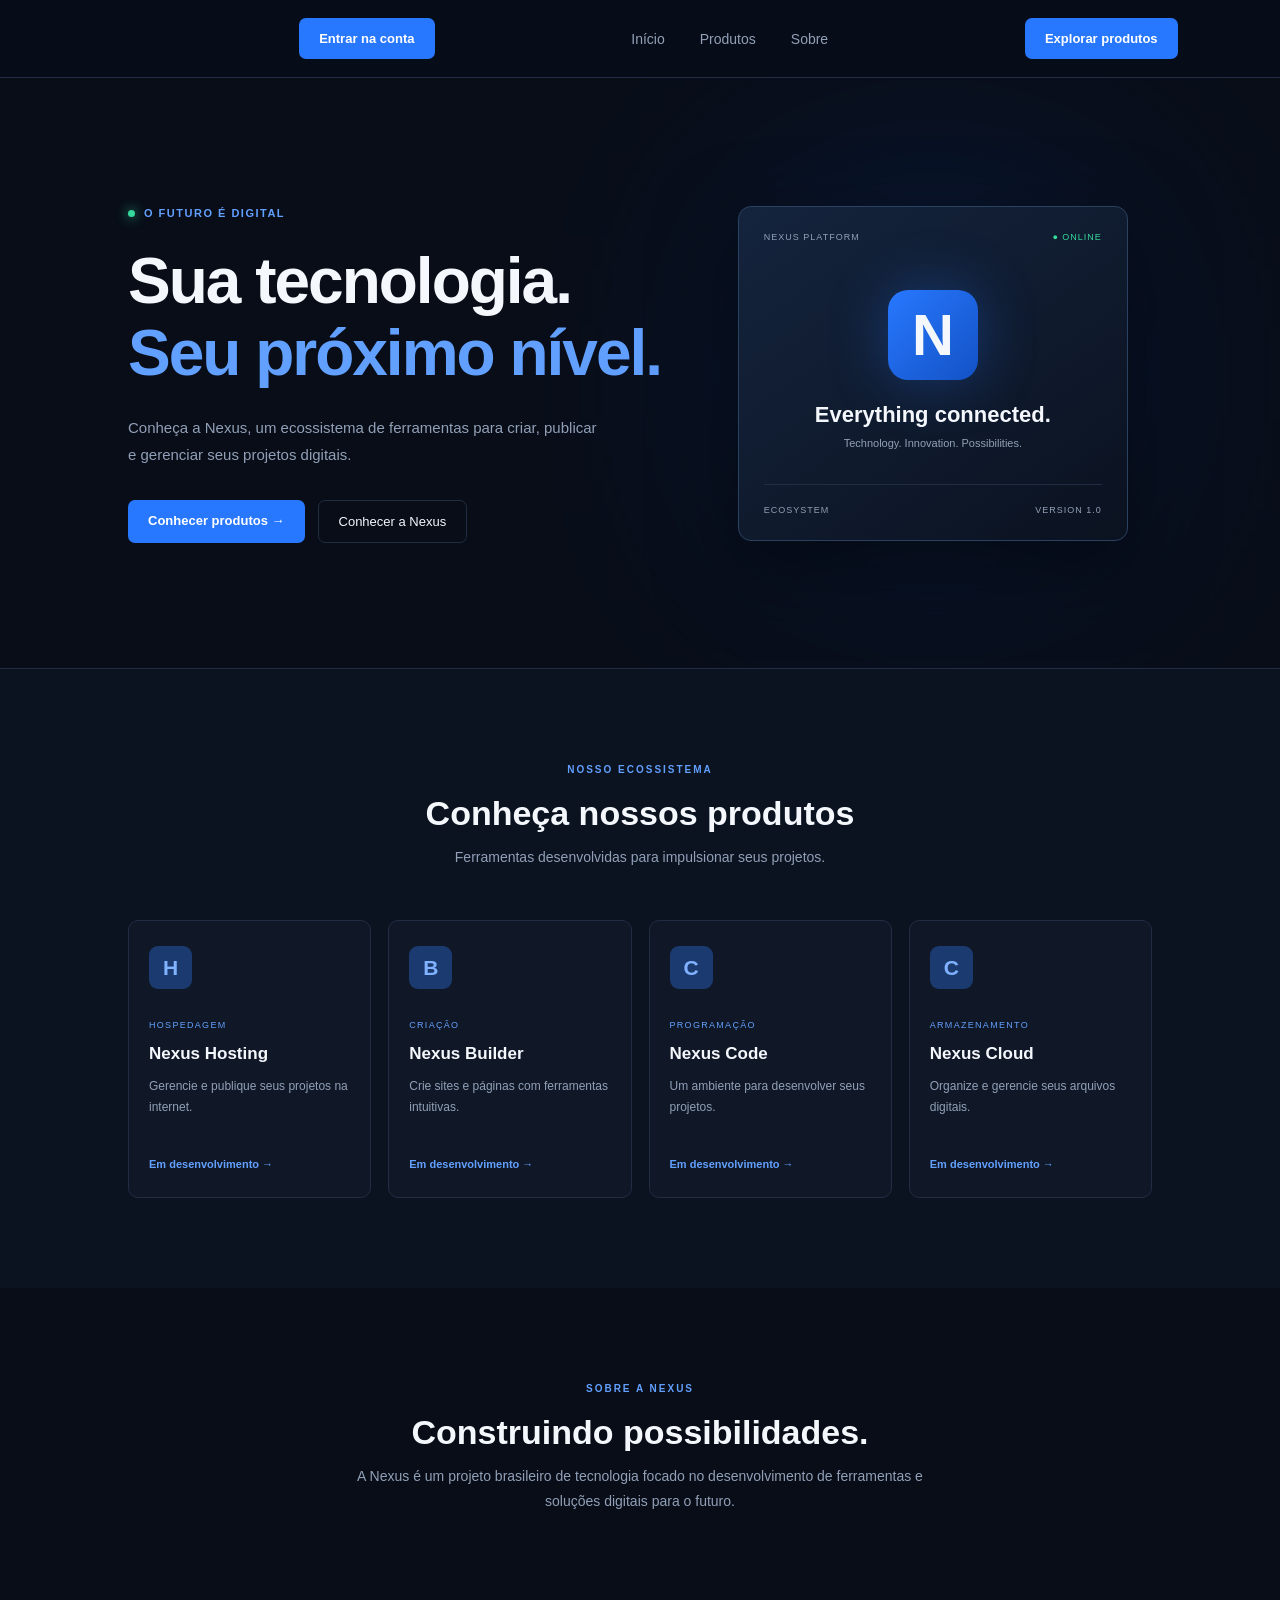
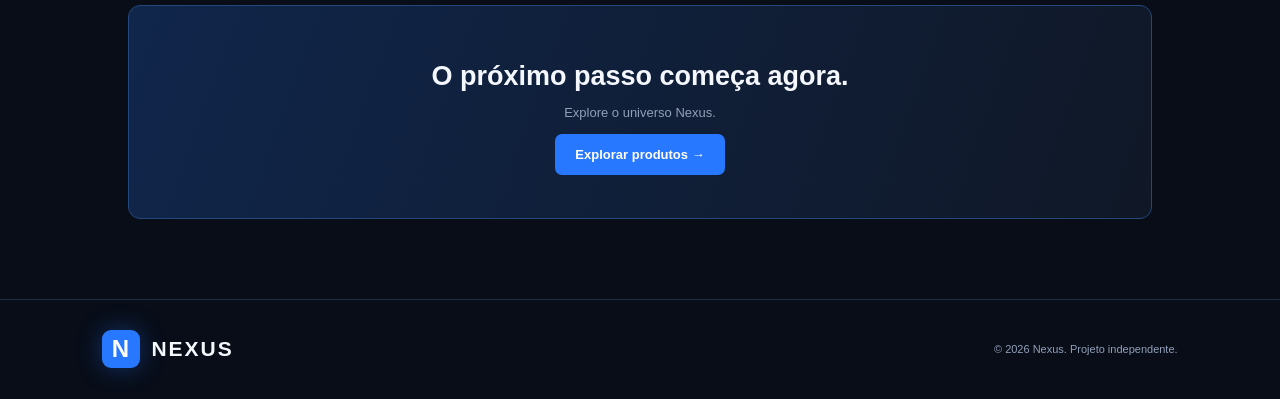
<file: index.html>
<!DOCTYPE html>
<html lang="pt-BR">
<head>
    <meta charset="UTF-8">
    <meta name="viewport" content="width=device-width, initial-scale=1.0">
    <meta name="theme-color" content="#080d18">
    <meta name="description" content="Nexus - Tecnologia para criar, publicar e gerenciar projetos digitais.">
    <title>Nexus — Tecnologia sem limites</title>
    <link rel="stylesheet" href="style.css">
</head>
<body>

<header class="header">
    <a href="#" class="logo">
        <img class="nexus-logo" src="logo.svg" alt="Nexus">
        <a href="login.html" class="header-button">Entrar na conta</a>
    </a>

    <nav class="navigation">
        <a href="#inicio">Início</a>
        <a href="#produtos">Produtos</a>
        <a href="#sobre">Sobre</a>
    </nav>

    <a href="#produtos" class="header-button">Explorar produtos</a>
</header>

<main>
    <section class="hero" id="inicio">
        <div class="hero-content">
            <div class="tag">
                <span class="status"></span>
                O FUTURO É DIGITAL
            </div>

            <h1>
                Sua tecnologia.<br>
                <span>Seu próximo nível.</span>
            </h1>

            <p>
                Conheça a Nexus, um ecossistema de ferramentas
                para criar, publicar e gerenciar seus projetos digitais.
            </p>

            <div class="hero-buttons">
                <a href="#produtos" class="primary-button">
                    Conhecer produtos →
                </a>

                <a href="#sobre" class="secondary-button">
                    Conhecer a Nexus
                </a>
            </div>
        </div>

        <div class="hero-visual">
            <div class="visual-glow"></div>

            <div class="visual-card">
                <div class="visual-top">
                    <span>NEXUS PLATFORM</span>
                    <span class="online">● ONLINE</span>
                </div>

                <div class="visual-logo">N</div>

                <h2>Everything connected.</h2>
                <p>Technology. Innovation. Possibilities.</p>

                <div class="visual-line"></div>

                <div class="visual-bottom">
                    <span>ECOSYSTEM</span>
                    <span>VERSION 1.0</span>
                </div>
            </div>
        </div>
    </section>

    <section class="products section" id="produtos">
        <div class="section-heading">
            <span class="eyebrow">NOSSO ECOSSISTEMA</span>
            <h2>Conheça nossos produtos</h2>
            <p>Ferramentas desenvolvidas para impulsionar seus projetos.</p>
        </div>

        <div class="product-grid">

            <article class="product-card">
                <div class="product-icon">H</div>
                <span class="product-label">HOSPEDAGEM</span>
                <h3>Nexus Hosting</h3>
                <p>Gerencie e publique seus projetos na internet.</p>
                <a href="#" class="product-link">Em desenvolvimento →</a>
            </article>

            <article class="product-card">
                <div class="product-icon">B</div>
                <span class="product-label">CRIAÇÃO</span>
                <h3>Nexus Builder</h3>
                <p>Crie sites e páginas com ferramentas intuitivas.</p>
                <a href="#" class="product-link">Em desenvolvimento →</a>
            </article>

            <article class="product-card">
                <div class="product-icon">C</div>
                <span class="product-label">PROGRAMAÇÃO</span>
                <h3>Nexus Code</h3>
                <p>Um ambiente para desenvolver seus projetos.</p>
                <a href="#" class="product-link">Em desenvolvimento →</a>
            </article>

            <article class="product-card">
                <div class="product-icon">C</div>
                <span class="product-label">ARMAZENAMENTO</span>
                <h3>Nexus Cloud</h3>
                <p>Organize e gerencie seus arquivos digitais.</p>
                <a href="#" class="product-link">Em desenvolvimento →</a>
            </article>

        </div>
    </section>

    <section class="about section" id="sobre">
        <span class="eyebrow">SOBRE A NEXUS</span>
        <h2>Construindo possibilidades.</h2>
        <p>
            A Nexus é um projeto brasileiro de tecnologia
            focado no desenvolvimento de ferramentas e
            soluções digitais para o futuro.
        </p>
    </section>

    <section class="cta">
        <h2>O próximo passo começa agora.</h2>
        <p>Explore o universo Nexus.</p>
        <a href="#produtos" class="primary-button">Explorar produtos →</a>
    </section>
</main>

<footer class="footer">
    <a href="#" class="logo">
        <span class="logo-icon">N</span>
        NEXUS
    </a>

    <p>© <span id="ano"></span> Nexus. Projeto independente.</p>
</footer>

<script src="script.js"></script>
</body>
</html>
</file>
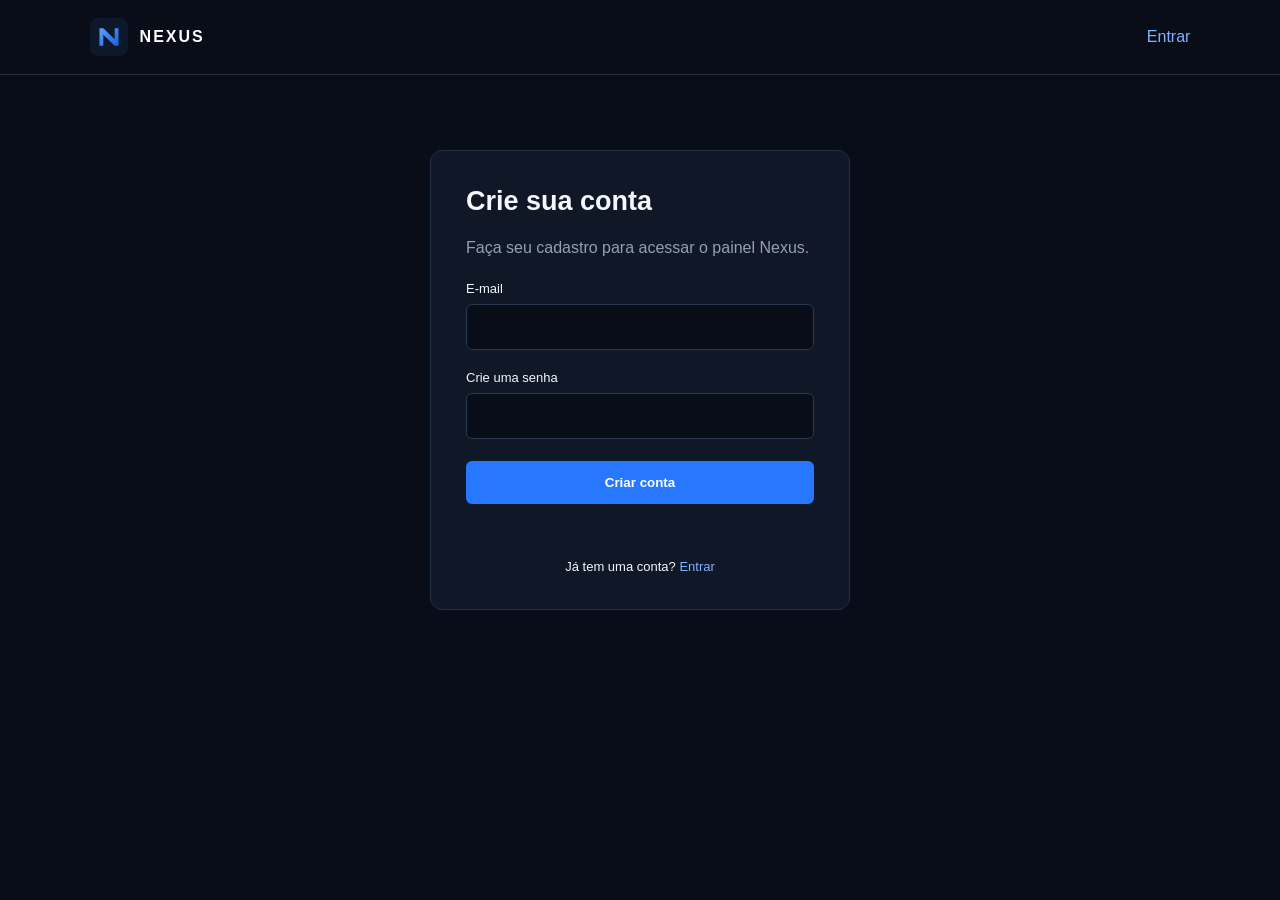
<file: cadastro.html>
<!DOCTYPE html>
<html lang="pt-BR">
<head>
    <meta charset="UTF-8">
    <meta name="viewport" content="width=device-width, initial-scale=1">
    <title>Criar conta — Nexus</title>
    <link rel="stylesheet" href="app.css">
</head>
<body data-page="cadastro">

<header class="app-header">
    <a class="app-brand" href="index.html">
        <img src="logo.svg" alt="Nexus">
        NEXUS
    </a>
    <a class="app-link" href="login.html">Entrar</a>
</header>

<main class="auth-container">
    <h1>Crie sua conta</h1>
    <p>Faça seu cadastro para acessar o painel Nexus.</p>

    <form id="auth-form">
        <label for="email">E-mail</label>
        <input id="email" type="email" autocomplete="email" required>

        <label for="senha">Crie uma senha</label>
        <input id="senha" type="password"
               autocomplete="new-password"
               minlength="6" required>

        <button class="app-button" type="submit">Criar conta</button>
    </form>

    <p id="auth-message" class="auth-message" aria-live="polite"></p>

    <div class="auth-footer">
        Já tem uma conta?
        <a class="app-link" href="login.html">Entrar</a>
    </div>
</main>

<script type="module" src="auth.js"></script>
</body>
</html>
</file>
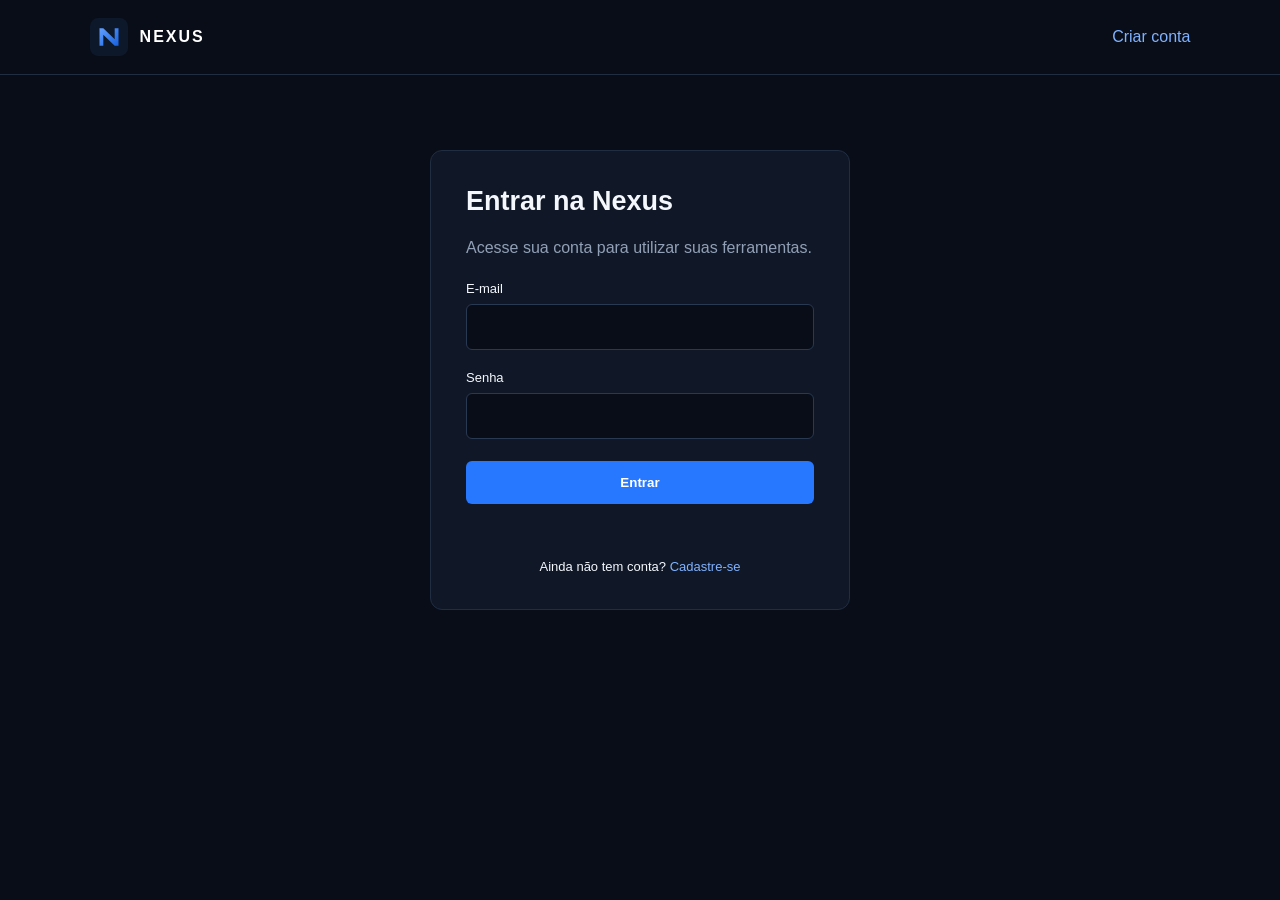
<file: login.html>
<!DOCTYPE html>
<html lang="pt-BR">
<head>
    <meta charset="UTF-8">
    <meta name="viewport" content="width=device-width, initial-scale=1">
    <title>Entrar — Nexus</title>
    <link rel="stylesheet" href="app.css">
</head>
<body data-page="login">

<header class="app-header">
    <a class="app-brand" href="index.html">
        <img src="logo.svg" alt="Nexus">
        NEXUS
    </a>
    <a class="app-link" href="cadastro.html">Criar conta</a>
</header>

<main class="auth-container">
    <h1>Entrar na Nexus</h1>
    <p>Acesse sua conta para utilizar suas ferramentas.</p>

    <form id="auth-form">
        <label for="email">E-mail</label>
        <input id="email" type="email" autocomplete="email" required>

        <label for="senha">Senha</label>
        <input id="senha" type="password"
               autocomplete="current-password"
               minlength="6" required>

        <button class="app-button" type="submit">Entrar</button>
    </form>

    <p id="auth-message" class="auth-message" aria-live="polite"></p>

    <div class="auth-footer">
        Ainda não tem conta?
        <a class="app-link" href="cadastro.html">Cadastre-se</a>
    </div>
</main>

<script type="module" src="auth.js"></script>
</body>
</html>
</file>
<file: style.css>
:root {
    --background: #080d18;
    --panel: #101827;
    --panel-hover: #152238;
    --border: #202d42;
    --blue: #2878ff;
    --blue-light: #62a0ff;
    --text: #f4f7fc;
    --muted: #91a0b7;
}

* {
    margin: 0;
    padding: 0;
    box-sizing: border-box;
}

html {
    scroll-behavior: smooth;
}

body {
    background: var(--background);
    color: var(--text);
    font-family: Arial, Helvetica, sans-serif;
}

a {
    color: inherit;
    text-decoration: none;
}

.header {
    height: 78px;
    padding: 0 8%;
    display: flex;
    align-items: center;
    justify-content: space-between;
    border-bottom: 1px solid var(--border);
    background: rgba(8, 13, 24, .96);
}

.logo {
    display: flex;
    align-items: center;
    gap: 11px;
    font-size: 21px;
    font-weight: 800;
    letter-spacing: 2px;
}

.logo-icon {
    width: 38px;
    height: 38px;
    background: var(--blue);
    border-radius: 9px;
    display: grid;
    place-items: center;
    font-size: 24px;
    color: white;
    box-shadow: 0 0 25px rgba(40, 120, 255, .35);
}

.navigation {
    display: flex;
    gap: 35px;
}

.navigation a {
    color: var(--muted);
    font-size: 14px;
    transition: .2s;
}

.navigation a:hover {
    color: white;
}

.header-button,
.primary-button {
    background: var(--blue);
    color: white;
    padding: 13px 20px;
    border-radius: 7px;
    font-size: 13px;
    font-weight: 700;
    transition: .2s;
}

.header-button:hover,
.primary-button:hover {
    background: #4590ff;
    box-shadow: 0 0 25px rgba(40, 120, 255, .3);
    transform: translateY(-2px);
}

.hero {
    min-height: 590px;
    padding: 90px 10%;
    display: grid;
    grid-template-columns: 1.1fr .9fr;
    align-items: center;
    gap: 50px;
    overflow: hidden;
}

.tag {
    display: inline-flex;
    align-items: center;
    gap: 9px;
    color: var(--blue-light);
    font-size: 11px;
    font-weight: 700;
    letter-spacing: 1.5px;
    margin-bottom: 27px;
}

.status {
    width: 7px;
    height: 7px;
    border-radius: 50%;
    background: #36d89b;
    box-shadow: 0 0 12px #36d89b;
}

.hero h1 {
    font-size: clamp(40px, 5vw, 65px);
    line-height: 1.12;
    letter-spacing: -2px;
}

.hero h1 span {
    color: var(--blue-light);
}

.hero-content > p {
    max-width: 470px;
    color: var(--muted);
    line-height: 1.8;
    margin: 25px 0 32px;
    font-size: 15px;
}

.hero-buttons {
    display: flex;
    gap: 13px;
    flex-wrap: wrap;
}

.secondary-button {
    border: 1px solid var(--border);
    padding: 13px 20px;
    border-radius: 7px;
    font-size: 13px;
    transition: .2s;
}

.secondary-button:hover {
    border-color: var(--blue);
    background: var(--panel);
}

.hero-visual {
    min-height: 350px;
    display: grid;
    place-items: center;
    position: relative;
}

.visual-glow {
    position: absolute;
    width: 280px;
    height: 280px;
    background: #1769ff;
    filter: blur(130px);
    opacity: .28;
}

.visual-card {
    position: relative;
    width: 100%;
    max-width: 390px;
    padding: 25px;
    border: 1px solid #2b4160;
    border-radius: 13px;
    background: linear-gradient(145deg, #14243d, #0b1220);
    box-shadow: 0 25px 80px #0008;
}

.visual-top,
.visual-bottom {
    display: flex;
    justify-content: space-between;
    color: var(--muted);
    font-size: 9px;
    letter-spacing: 1px;
}

.online {
    color: #36d89b;
}

.visual-logo {
    width: 90px;
    height: 90px;
    margin: 48px auto 22px;
    background: linear-gradient(135deg, #2878ff, #1352c5);
    border-radius: 20px;
    display: grid;
    place-items: center;
    font-size: 58px;
    font-weight: 900;
    box-shadow: 0 0 60px #2878ff55;
}

.visual-card h2 {
    text-align: center;
    font-size: 22px;
}

.visual-card > p {
    text-align: center;
    color: var(--muted);
    margin-top: 9px;
    font-size: 11px;
}

.visual-line {
    height: 1px;
    background: var(--border);
    margin: 35px 0 20px;
}

.section {
    padding: 90px 10%;
}

.products {
    background: #0b1220;
    border-top: 1px solid var(--border);
}

.section-heading {
    text-align: center;
    margin-bottom: 50px;
}

.eyebrow {
    color: var(--blue-light);
    font-size: 10px;
    font-weight: 700;
    letter-spacing: 2px;
}

.section-heading h2,
.about h2 {
    font-size: 34px;
    margin: 17px 0 12px;
}

.section-heading p,
.about p {
    color: var(--muted);
    font-size: 14px;
    line-height: 1.8;
}

.product-grid {
    display: grid;
    grid-template-columns: repeat(4, 1fr);
    gap: 17px;
}

.product-card {
    padding: 25px 20px;
    background: var(--panel);
    border: 1px solid var(--border);
    border-radius: 10px;
    transition: .25s;
}

.product-card:hover {
    transform: translateY(-5px);
    border-color: var(--blue);
    background: var(--panel-hover);
}

.product-icon {
    width: 43px;
    height: 43px;
    background: #1b3b70;
    color: #80b2ff;
    display: grid;
    place-items: center;
    border-radius: 9px;
    font-size: 21px;
    font-weight: 800;
    margin-bottom: 25px;
}

.product-label {
    color: var(--blue-light);
    font-size: 9px;
    letter-spacing: 1.3px;
}

.product-card h3 {
    margin: 12px 0;
    font-size: 17px;
}

.product-card p {
    color: var(--muted);
    line-height: 1.7;
    font-size: 12px;
    min-height: 62px;
}

.product-link {
    display: inline-block;
    color: var(--blue-light);
    font-size: 11px;
    font-weight: 700;
    margin-top: 20px;
}

.about {
    max-width: 900px;
    margin: auto;
    text-align: center;
}

.about p {
    max-width: 620px;
    margin: auto;
}

.cta {
    margin: 0 10% 80px;
    padding: 55px 25px;
    border: 1px solid #24477c;
    border-radius: 12px;
    background: linear-gradient(110deg, #10264b, #101827);
    text-align: center;
}

.cta h2 {
    font-size: 27px;
}

.cta p {
    color: var(--muted);
    margin: 13px 0 25px;
    font-size: 13px;
}

.footer {
    min-height: 100px;
    padding: 25px 8%;
    display: flex;
    align-items: center;
    justify-content: space-between;
    border-top: 1px solid var(--border);
}

.footer p {
    color: var(--muted);
    font-size: 11px;
}

@media (max-width: 900px) {
    .hero {
        grid-template-columns: 1fr;
        text-align: center;
    }

    .hero-content > p {
        margin-left: auto;
        margin-right: auto;
    }

    .hero-buttons {
        justify-content: center;
    }

    .product-grid {
        grid-template-columns: repeat(2, 1fr);
    }

    .tag {
        justify-content: center;
    }
}

@media (max-width: 600px) {
    .header {
        padding: 0 5%;
    }

    .navigation {
        display: none;
    }

    .header-button {
        padding: 11px;
        font-size: 10px;
    }

    .hero {
        padding: 70px 6%;
    }

    .section {
        padding: 65px 6%;
    }

    .product-grid {
        grid-template-columns: 1fr;
    }

    .cta {
        margin: 0 6% 55px;
    }

    .footer {
        flex-direction: column;
        gap: 20px;
    }

    .nexus-logo {
    width: 38px;
    height: 38px;
    display: block;
}
}
</file>
<file: app.css>
* {
    box-sizing: border-box;
}

body {
    margin: 0;
    background: #080d18;
    color: #f4f7fc;
    font-family: Arial, sans-serif;
}

.app-header {
    height: 75px;
    padding: 0 7%;
    display: flex;
    align-items: center;
    justify-content: space-between;
    border-bottom: 1px solid #202d42;
}

.app-brand {
    display: flex;
    align-items: center;
    gap: 12px;
    color: white;
    text-decoration: none;
    font-weight: 800;
    letter-spacing: 2px;
}

.app-brand img {
    width: 38px;
}

.app-link {
    color: #80b2ff;
    text-decoration: none;
}

.auth-container {
    width: min(420px, 90%);
    margin: 75px auto;
    padding: 35px;
    background: #101827;
    border: 1px solid #202d42;
    border-radius: 12px;
}

.auth-container h1 {
    margin-top: 0;
    font-size: 27px;
}

.auth-container p {
    color: #91a0b7;
    line-height: 1.6;
}

.auth-container label {
    display: block;
    margin: 20px 0 8px;
    font-size: 13px;
}

.auth-container input,
.tool-input,
.tool-area {
    width: 100%;
    padding: 13px;
    color: white;
    background: #080d18;
    border: 1px solid #293952;
    border-radius: 6px;
    outline: none;
    font: inherit;
}

.auth-container input:focus,
.tool-input:focus,
.tool-area:focus {
    border-color: #2878ff;
}

.app-button {
    width: 100%;
    margin-top: 22px;
    padding: 14px;
    border: 0;
    border-radius: 6px;
    background: #2878ff;
    color: white;
    font-weight: bold;
    cursor: pointer;
}

.app-button:hover {
    background: #4590ff;
}

.auth-message {
    min-height: 20px;
    font-size: 13px;
    overflow-wrap: anywhere;
}

.auth-footer {
    margin-top: 22px;
    text-align: center;
    font-size: 13px;
}

.dashboard {
    width: min(1100px, 90%);
    margin: 45px auto;
}

.dashboard h1 {
    font-size: 32px;
}

.dashboard-subtitle {
    color: #91a0b7;
}

.tool-grid {
    display: grid;
    grid-template-columns: repeat(2, minmax(0, 1fr));
    gap: 20px;
    margin-top: 30px;
}

.tool-card {
    padding: 25px;
    background: #101827;
    border: 1px solid #202d42;
    border-radius: 10px;
    min-width: 0;
}

.tool-card h2 {
    font-size: 19px;
}

.tool-card p {
    color: #91a0b7;
    font-size: 13px;
}

.tool-area {
    min-height: 180px;
    resize: vertical;
    font-family: Consolas, monospace;
}

.preview {
    width: 100%;
    height: 230px;
    margin-top: 12px;
    background: white;
    border: 0;
    border-radius: 5px;
}

.color-row {
    display: flex;
    gap: 12px;
    align-items: center;
}

.color-picker {
    width: 65px;
    height: 45px;
    padding: 3px;
    background: #080d18;
    border: 1px solid #293952;
    border-radius: 5px;
}

.logout {
    padding: 10px 16px;
    background: #18263b;
    border: 1px solid #293952;
    border-radius: 6px;
    color: white;
    cursor: pointer;
}

@media (max-width: 650px) {
    .tool-grid {
        grid-template-columns: 1fr;
    }

    .auth-container {
        padding: 25px;
    }

    .dashboard {
        margin-top: 30px;
    }
}
</file>
